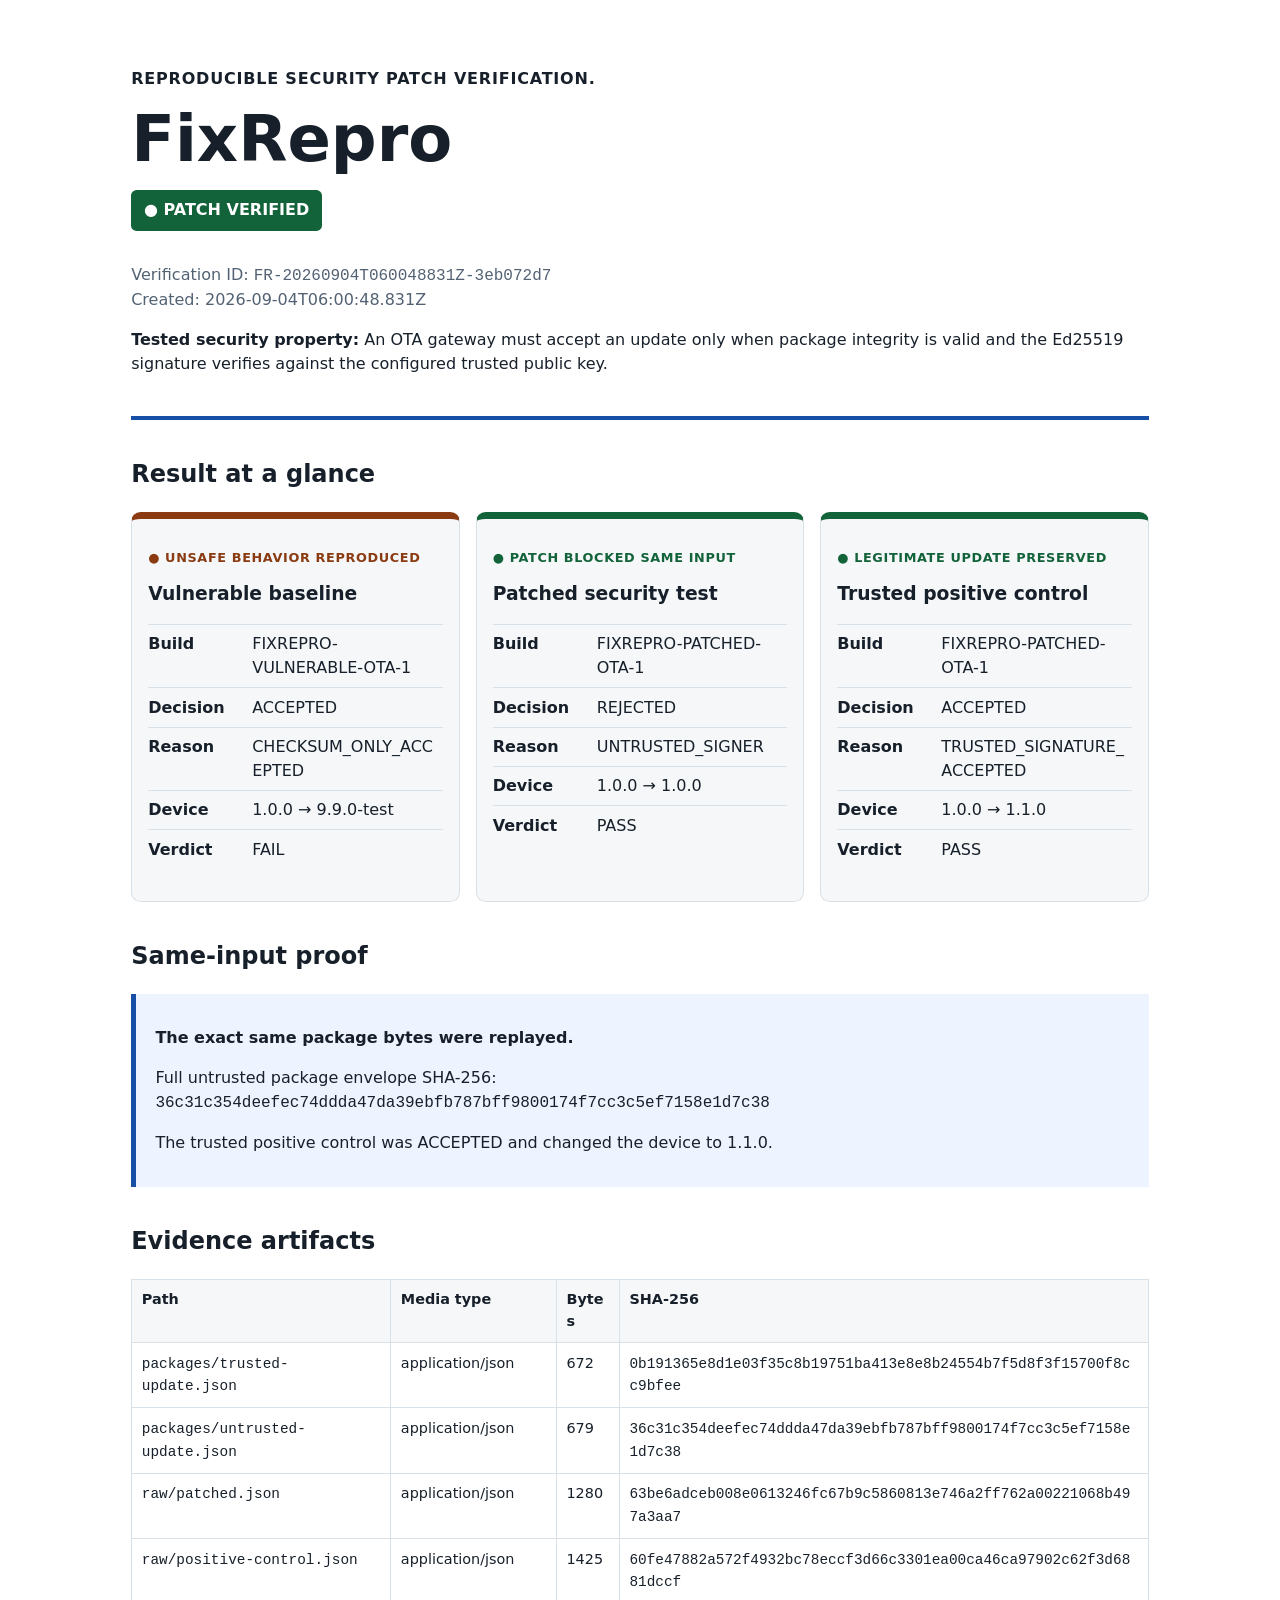
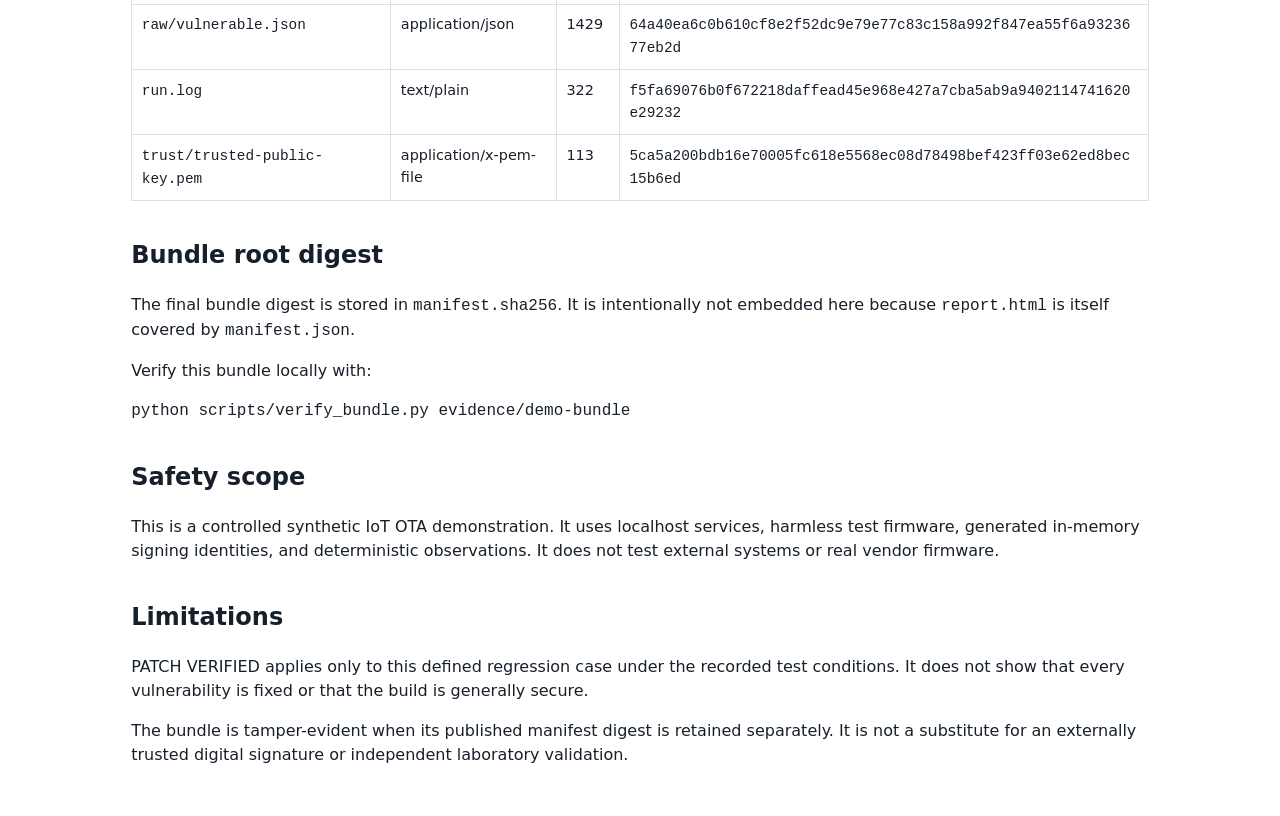
<file: evidence/demo-bundle/report.html>
<!doctype html>
<html lang="en">
<head>
  <meta charset="utf-8">
  <meta name="viewport" content="width=device-width, initial-scale=1">
  <title>FixRepro verification report</title>
  <style>
    :root { color-scheme: light; --ink:#17202a; --muted:#536273; --line:#d9e1e8; --surface:#f5f7f9; --pass:#12633a; --warn:#8a3b12; --accent:#174ea6; }
    * { box-sizing:border-box; }
    body { margin:0; font:16px/1.5 system-ui,sans-serif; color:var(--ink); background:#fff; }
    main { width:min(1120px,100%); margin:auto; padding:clamp(20px,4vw,52px); }
    h1 { margin:.15rem 0; font-size:clamp(2rem,6vw,4rem); line-height:1; }
    h2 { margin-top:2.25rem; }
    .eyebrow,.status { font-weight:800; letter-spacing:.05em; text-transform:uppercase; }
    .hero { border-bottom:4px solid var(--accent); padding-bottom:1.5rem; }
    .outcome { display:inline-block; margin:1rem 0; padding:.55rem .8rem; color:#fff; background:var(--pass); border-radius:.35rem; font-weight:900; }
    .meta { color:var(--muted); overflow-wrap:anywhere; }
    .grid { display:grid; grid-template-columns:repeat(3,minmax(0,1fr)); gap:1rem; }
    .card { border:1px solid var(--line); border-top:7px solid var(--pass); border-radius:.6rem; padding:1rem; background:var(--surface); }
    .card.unsafe { border-top-color:var(--warn); }
    .card h3 { margin:.2rem 0 .8rem; }
    .card .status { font-size:.8rem; }
    .card.unsafe .status { color:var(--warn); }
    .card.safe .status { color:var(--pass); }
    dl div { display:grid; grid-template-columns:6rem 1fr; gap:.5rem; border-top:1px solid var(--line); padding:.45rem 0; }
    dt { font-weight:700; } dd { margin:0; overflow-wrap:anywhere; }
    code { font-family:ui-monospace,monospace; overflow-wrap:anywhere; }
    .proof { border-left:5px solid var(--accent); padding:1rem 1.2rem; background:#eef4ff; }
    table { width:100%; border-collapse:collapse; font-size:.9rem; }
    th,td { text-align:left; vertical-align:top; padding:.6rem; border:1px solid var(--line); overflow-wrap:anywhere; }
    th { background:var(--surface); }
    .table-wrap { overflow-x:auto; }
    @media (max-width:760px) { .grid { grid-template-columns:1fr; } main { padding:20px; } }
  </style>
</head>
<body>
<main>
  <header class="hero">
    <p class="eyebrow">Reproducible Security Patch Verification.</p>
    <h1>FixRepro</h1>
    <p class="outcome" role="status"><span aria-hidden="true">●</span> PATCH VERIFIED</p>
    <p class="meta">Verification ID: <code>FR-20260904T060048831Z-3eb072d7</code><br>Created: 2026-09-04T06:00:48.831Z</p>
    <p><strong>Tested security property:</strong> An OTA gateway must accept an update only when package integrity is valid and the Ed25519 signature verifies against the configured trusted public key.</p>
  </header>

  <h2>Result at a glance</h2>
  <section class="grid" aria-label="Verification results">

        <article class="card unsafe">
          <p class="status"><span aria-hidden="true">●</span> UNSAFE BEHAVIOR REPRODUCED</p>
          <h3>Vulnerable baseline</h3>
          <dl>
            <div><dt>Build</dt><dd>FIXREPRO-VULNERABLE-OTA-1</dd></div>
            <div><dt>Decision</dt><dd>ACCEPTED</dd></div>
            <div><dt>Reason</dt><dd>CHECKSUM_ONLY_ACCEPTED</dd></div>
            <div><dt>Device</dt><dd>1.0.0 → 9.9.0-test</dd></div>
            <div><dt>Verdict</dt><dd>FAIL</dd></div>
          </dl>
        </article>

        <article class="card safe">
          <p class="status"><span aria-hidden="true">●</span> PATCH BLOCKED SAME INPUT</p>
          <h3>Patched security test</h3>
          <dl>
            <div><dt>Build</dt><dd>FIXREPRO-PATCHED-OTA-1</dd></div>
            <div><dt>Decision</dt><dd>REJECTED</dd></div>
            <div><dt>Reason</dt><dd>UNTRUSTED_SIGNER</dd></div>
            <div><dt>Device</dt><dd>1.0.0 → 1.0.0</dd></div>
            <div><dt>Verdict</dt><dd>PASS</dd></div>
          </dl>
        </article>

        <article class="card safe">
          <p class="status"><span aria-hidden="true">●</span> LEGITIMATE UPDATE PRESERVED</p>
          <h3>Trusted positive control</h3>
          <dl>
            <div><dt>Build</dt><dd>FIXREPRO-PATCHED-OTA-1</dd></div>
            <div><dt>Decision</dt><dd>ACCEPTED</dd></div>
            <div><dt>Reason</dt><dd>TRUSTED_SIGNATURE_ACCEPTED</dd></div>
            <div><dt>Device</dt><dd>1.0.0 → 1.1.0</dd></div>
            <div><dt>Verdict</dt><dd>PASS</dd></div>
          </dl>
        </article>
  </section>

  <h2>Same-input proof</h2>
  <div class="proof">
    <p><strong>The exact same package bytes were replayed.</strong></p>
    <p>Full untrusted package envelope SHA-256:<br><code>36c31c354deefec74ddda47da39ebfb787bff9800174f7cc3c5ef7158e1d7c38</code></p>
    <p>The trusted positive control was ACCEPTED and changed the device to 1.1.0.</p>
  </div>

  <h2>Evidence artifacts</h2>
  <div class="table-wrap"><table>
    <thead><tr><th>Path</th><th>Media type</th><th>Bytes</th><th>SHA-256</th></tr></thead>
    <tbody><tr><td><code>packages/trusted-update.json</code></td><td>application/json</td><td>672</td><td><code>0b191365e8d1e03f35c8b19751ba413e8e8b24554b7f5d8f3f15700f8cc9bfee</code></td></tr><tr><td><code>packages/untrusted-update.json</code></td><td>application/json</td><td>679</td><td><code>36c31c354deefec74ddda47da39ebfb787bff9800174f7cc3c5ef7158e1d7c38</code></td></tr><tr><td><code>raw/patched.json</code></td><td>application/json</td><td>1280</td><td><code>63be6adceb008e0613246fc67b9c5860813e746a2ff762a00221068b497a3aa7</code></td></tr><tr><td><code>raw/positive-control.json</code></td><td>application/json</td><td>1425</td><td><code>60fe47882a572f4932bc78eccf3d66c3301ea00ca46ca97902c62f3d6881dccf</code></td></tr><tr><td><code>raw/vulnerable.json</code></td><td>application/json</td><td>1429</td><td><code>64a40ea6c0b610cf8e2f52dc9e79e77c83c158a992f847ea55f6a9323677eb2d</code></td></tr><tr><td><code>run.log</code></td><td>text/plain</td><td>322</td><td><code>f5fa69076b0f672218daffead45e968e427a7cba5ab9a9402114741620e29232</code></td></tr><tr><td><code>trust/trusted-public-key.pem</code></td><td>application/x-pem-file</td><td>113</td><td><code>5ca5a200bdb16e70005fc618e5568ec08d78498bef423ff03e62ed8bec15b6ed</code></td></tr></tbody>
  </table></div>

  <h2>Bundle root digest</h2>
  <p>The final bundle digest is stored in <code>manifest.sha256</code>. It is intentionally not embedded here because <code>report.html</code> is itself covered by <code>manifest.json</code>.</p>
  <p>Verify this bundle locally with:</p>
  <pre><code>python scripts/verify_bundle.py evidence/demo-bundle</code></pre>

  <h2>Safety scope</h2>
  <p>This is a controlled synthetic IoT OTA demonstration. It uses localhost services, harmless test firmware, generated in-memory signing identities, and deterministic observations. It does not test external systems or real vendor firmware.</p>

  <h2>Limitations</h2>
  <p>PATCH VERIFIED applies only to this defined regression case under the recorded test conditions. It does not show that every vulnerability is fixed or that the build is generally secure.</p>
  <p>The bundle is tamper-evident when its published manifest digest is retained separately. It is not a substitute for an externally trusted digital signature or independent laboratory validation.</p>
</main>
</body>
</html>
</file>
